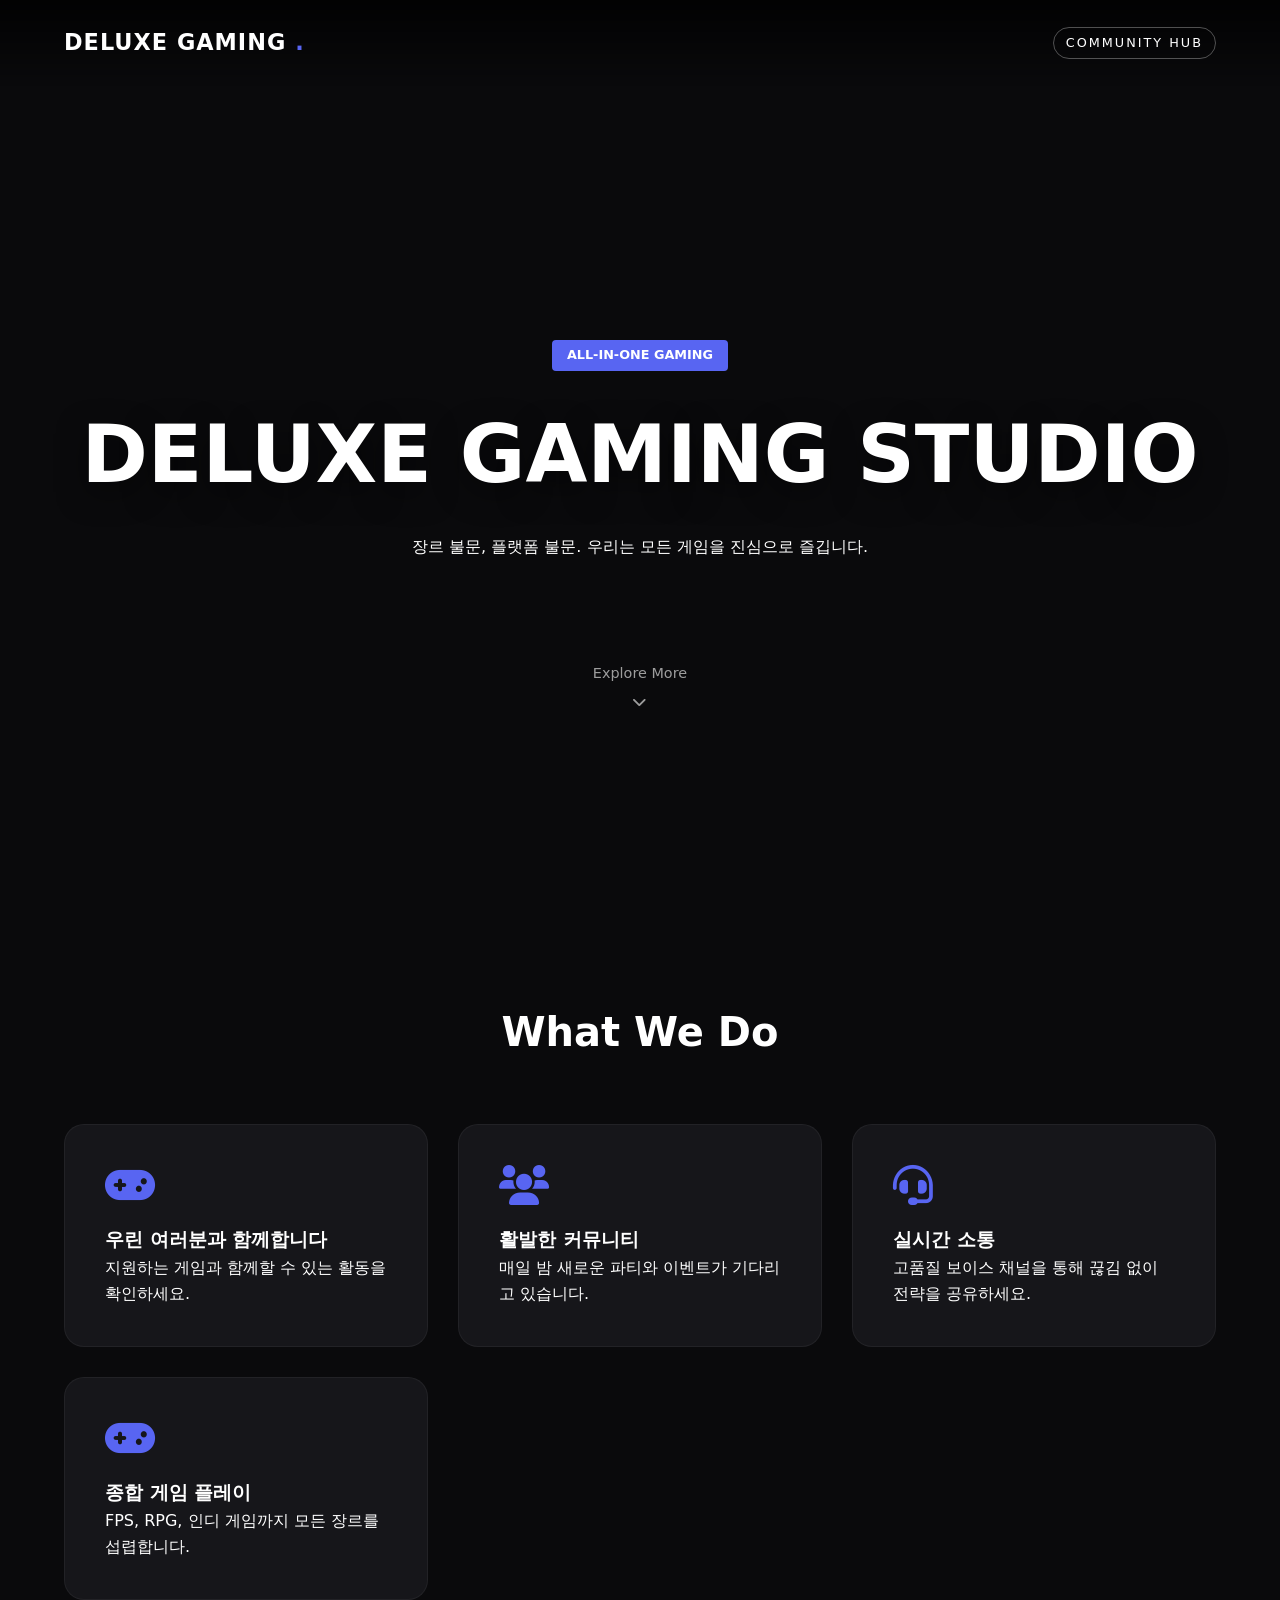
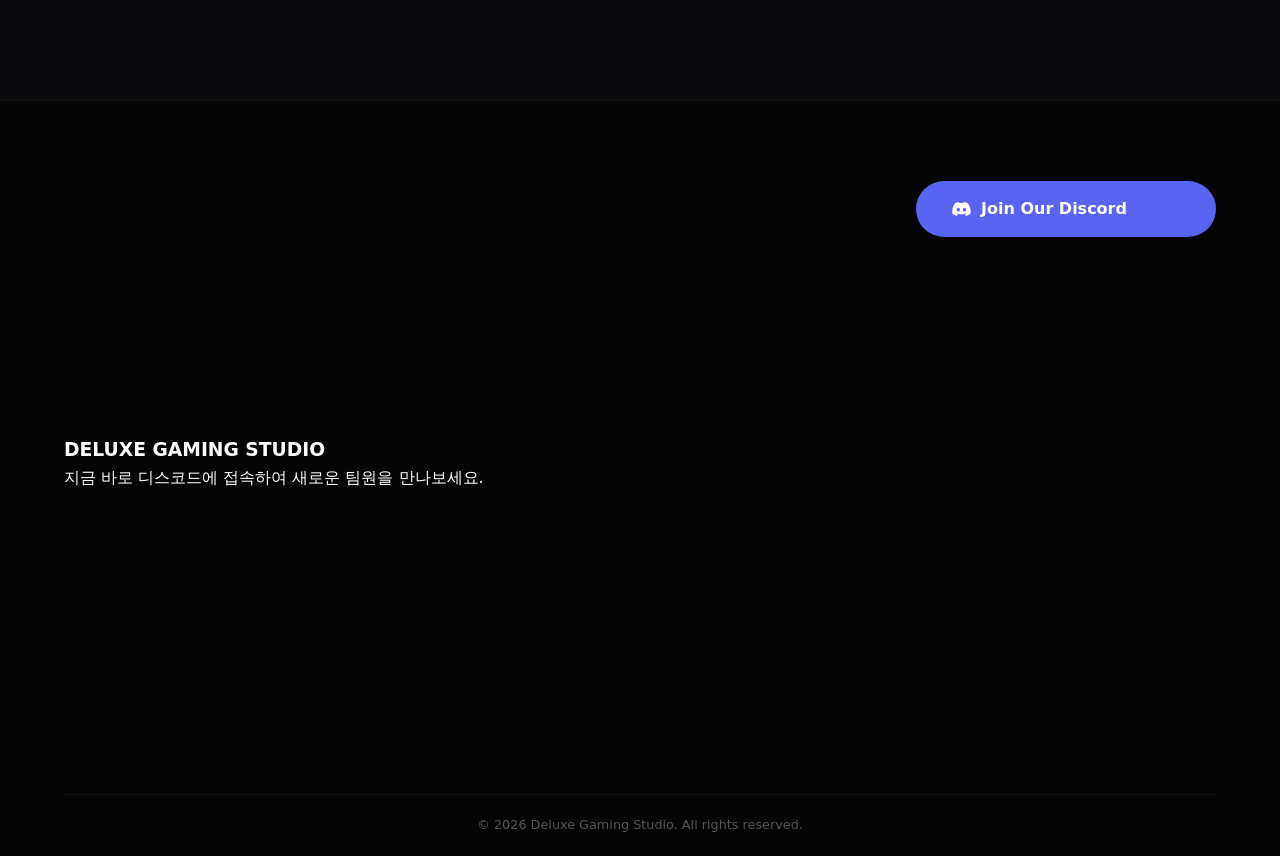
<file: index.html>
<!DOCTYPE html>
<html lang="ko">
<head>
    <meta charset="UTF-8">
    <meta name="viewport" content="width=device-width, initial-scale=1.0">
    <title>디럭스 게이밍 스튜디오</title>
    
    <meta property="og:title" content="디럭스 게이밍 스튜디오" />
    <meta property="og:description" content="다양한 게임을 함께 즐기는 종합 게임 공간, 디럭스 게이밍 스튜디오입니다." />
    <meta property="og:type" content="website" />
    <meta property="og:url" content="https://koed3.github.io" />
    <meta name="theme-color" content="#5865F2">

    <link rel="stylesheet" href="style.css">
    <link rel="stylesheet" href="https://cdnjs.cloudflare.com/ajax/libs/font-awesome/6.0.0/css/all.min.css">
    <link rel="icon" href="favicon.ico" type="image/x-icon">
</head>
<body>

    <header>
        <nav>
            <div class="logo">DELUXE GAMING <span class="dot">.</span></div>
            <div class="nav-status">COMMUNITY HUB</div>
        </nav>
    </header>

    <main>
        <section class="hero">
            <div class="video-container">
                <video autoplay muted loop playsinline id="bg-video">
                    <source src="lv_0_20260501122159.mp4" type="video/mp4">
                </video>
                <div class="overlay"></div>
            </div>
            
            <div class="hero-content">
                <div class="badge fade-in">ALL-IN-ONE GAMING</div>
                <h1 class="reveal-text">DELUXE GAMING STUDIO</h1>
                <p class="fade-in">장르 불문, 플랫폼 불문. 우리는 모든 게임을 진심으로 즐깁니다.</p>
                <div class="scroll-indicator">
                    <span>Explore More</span>
                    <i class="fa-solid fa-chevron-down"></i>
                </div>
            </div>
        </section>

        <section class="features">
            <div class="container">
                <h2 class="section-title">What We Do</h2>
                <div class="feature-grid">
                    <a class="feature-card feature-link" href="support.html">
                        <i class="fa-solid fa-gamepad"></i>
                      <h3>우린 여러분과 함께합니다</h3>
                        <p>지원하는 게임과 함께할 수 있는 활동을 확인하세요.</p>
                    </a>
                    <a class="feature-card feature-link" href="communicate.html">
                        <i class="fa-solid fa-users"></i>
                        <h3>활발한 커뮤니티</h3>
                        <p>매일 밤 새로운 파티와 이벤트가 기다리고 있습니다.</p>
                    </a>
                    <a class="feature-card feature-link" href="communicate.html">
                        <i class="fa-solid fa-headset"></i>
                        <h3>실시간 소통</h3>
                        <p>고품질 보이스 채널을 통해 끊김 없이 전략을 공유하세요.</p>
                    </a>
                    <a class="feature-card feature-link" href="communicate.html">
                        <i class="fa-solid fa-gamepad"></i>
                        <h3>종합 게임 플레이</h3>
                        <p>FPS, RPG, 인디 게임까지 모든 장르를 섭렵합니다.</p>
                    </a>
                </div>
            </div>
        </section>
    </main>

    <footer>
        <div class="footer-container">
            <div class="footer-info">
                <h3>DELUXE GAMING STUDIO</h3>
                <p>지금 바로 디스코드에 접속하여 새로운 팀원을 만나보세요.</p>
            </div>
            <div class="footer-cta">
                <a href="https://koed3.github.io/discord" class="discord-btn" target="_blank">
                    <i class="fab fa-discord"></i> Join Our Discord
                </a>
                <iframe src="https://discord.com/widget?id=1499613298172366951&theme=dark" style="width: 100%; max-width: 350px;" height="500" allowtransparency="true" frameborder="0" sandbox="allow-popups allow-popups-to-escape-sandbox allow-same-origin allow-scripts"></iframe>
            </div>
        </div>
        <div class="footer-bottom">
            <p>&copy; 2026 Deluxe Gaming Studio. All rights reserved.</p>
        </div>
    </footer>
                </div>
            </div>
        </section>
    </main>

    <script src="script.js"></script>
</body>
</html>
</file>
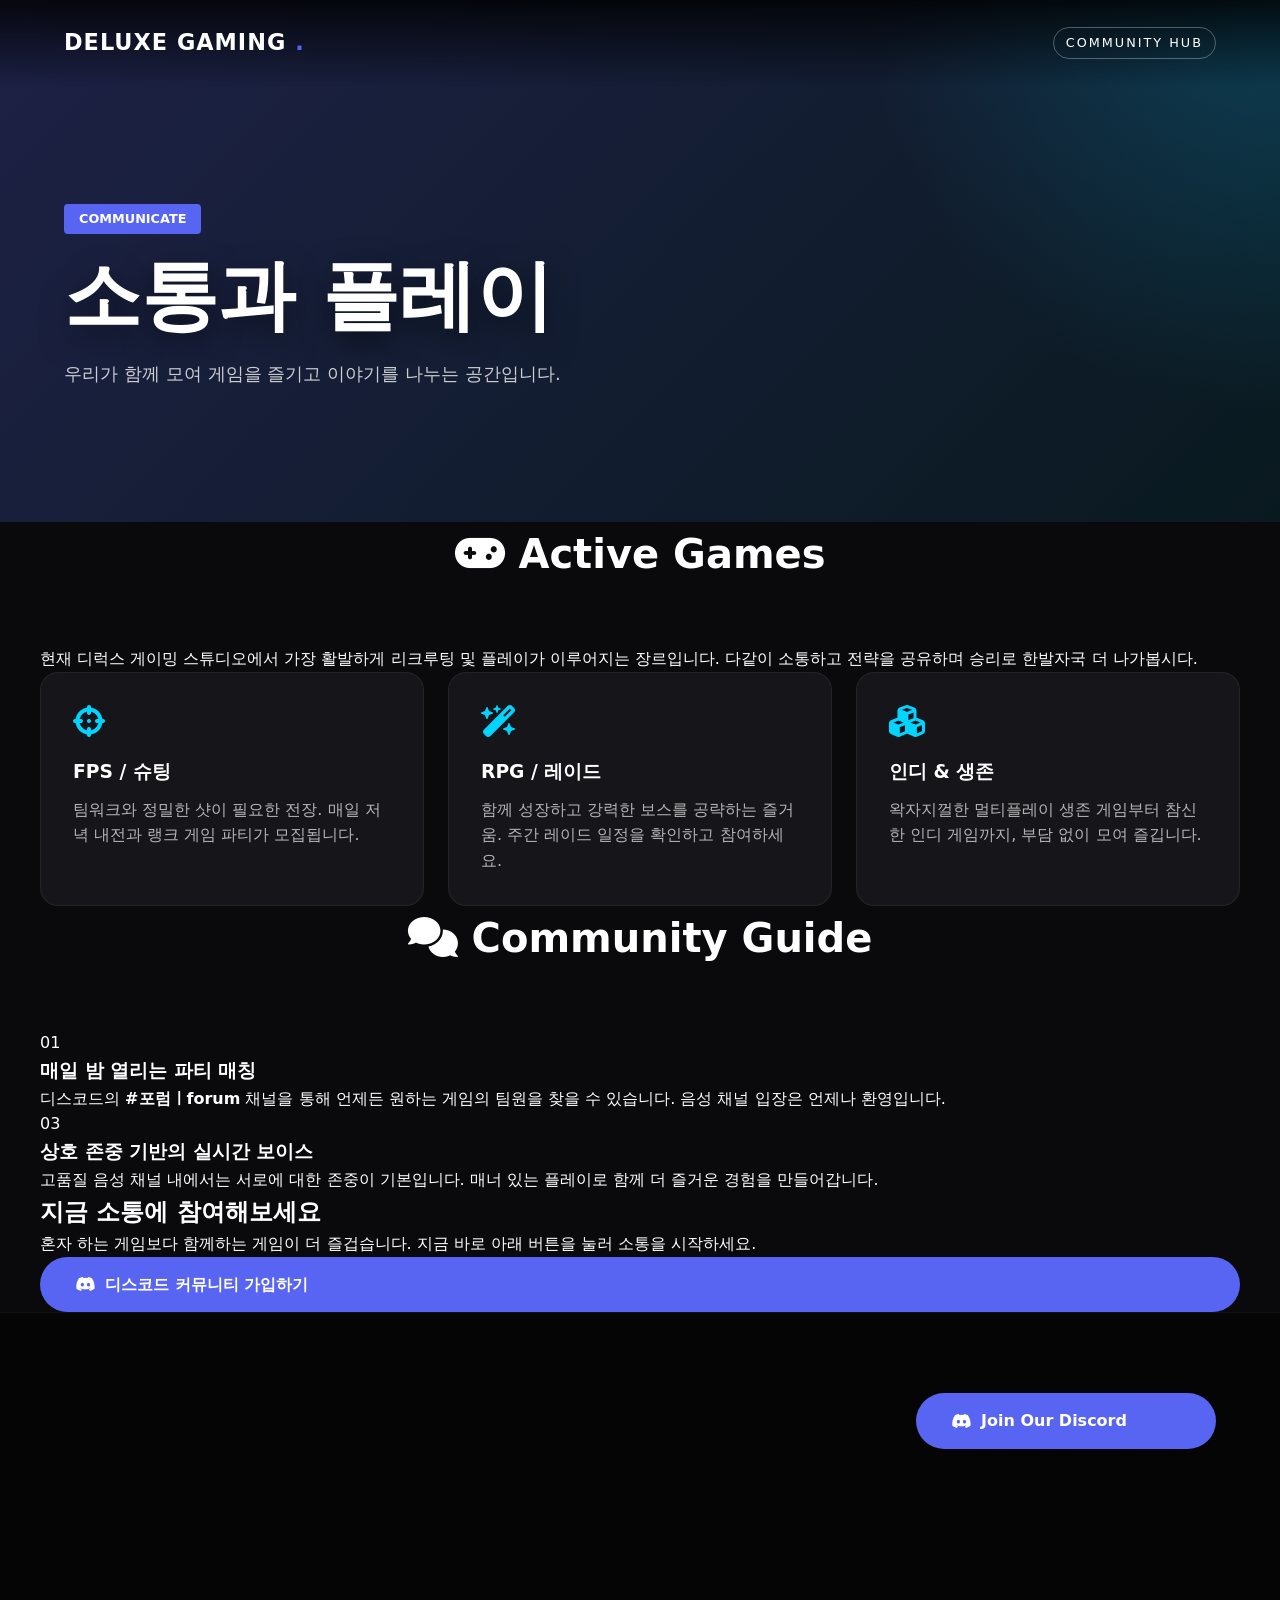
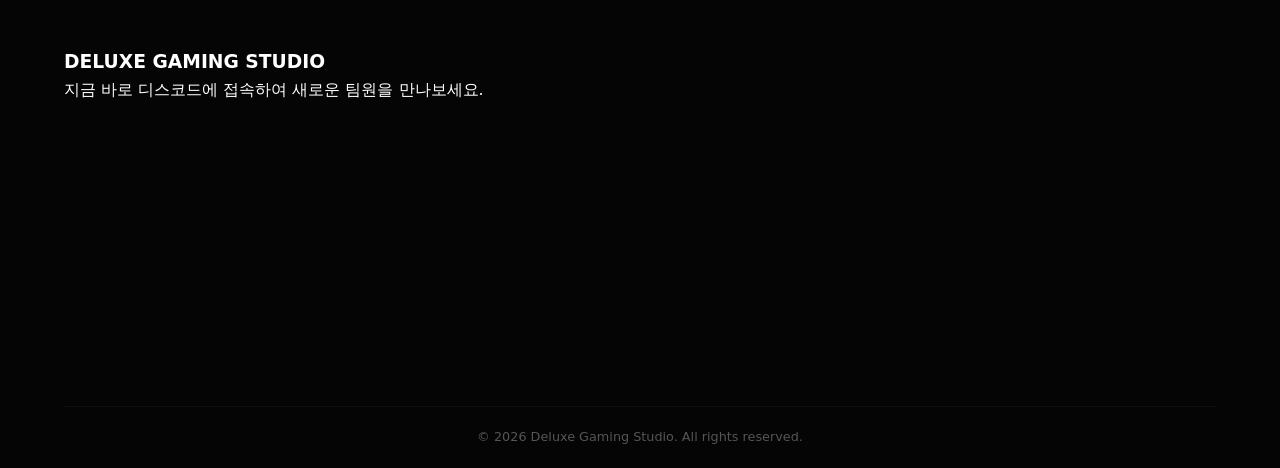
<file: communicate.html>
<!DOCTYPE html>
<html lang="ko">
<head>
    <meta charset="UTF-8">
    <meta name="viewport" content="width=device-width, initial-scale=1.0">
    <title>커뮤니티 - 디럭스 게이밍 스튜디오</title>
    
    <meta property="og:title" content="디럭스 게이밍 스튜디오 - 커뮤니티" />
    <meta property="og:description" content="디럭스 게이밍 스튜디오의 활발한 소통 공간과 게임 플레이 소식을 확인하세요." />
    <meta property="og:type" content="website" />
    <meta property="og:url" content="https://koed3.github.io/communicate.html" />
    <meta name="theme-color" content="#5865F2">

    <link rel="stylesheet" href="style.css">
    <link rel="stylesheet" href="https://cdnjs.cloudflare.com/ajax/libs/font-awesome/6.0.0/css/all.min.css">
    <link rel="icon" href="favicon.ico" type="image/x-icon">
</head>
<body>

    <header>
        <nav>
            <div class="logo"><a href="index.html" style="color: inherit; text-decoration: none;">DELUXE GAMING <span class="dot">.</span></a></div>
            <div class="nav-status">COMMUNITY HUB</div>
        </nav>
    </header>

    <main>
        <section class="sub-hero">
            <div class="container">
                <div class="badge fade-in">COMMUNICATE</div>
                <h1 class="reveal-text">소통과 플레이</h1>
                <p class="fade-in">우리가 함께 모여 게임을 즐기고 이야기를 나누는 공간입니다.</p>
            </div>
        </section>

        <section class="community-section">
            <div class="container">
                <h2 class="section-title"><i class="fa-solid fa-gamepad"></i> Active Games</h2>
                <p class="section-desc">현재 디럭스 게이밍 스튜디오에서 가장 활발하게 리크루팅 및 플레이가 이루어지는 장르입니다. 다같이 소통하고 전략을 공유하며 승리로 한발자국 더 나가봅시다.</p>
                
                <div class="game-grid">
                    <div class="game-card">
                        <div class="game-icon"><i class="fa-solid fa-crosshairs"></i></div>
                        <h3>FPS / 슈팅</h3>
                        <p>팀워크와 정밀한 샷이 필요한 전장. 매일 저녁 내전과 랭크 게임 파티가 모집됩니다.</p>
                    </div>
                    <div class="game-card">
                        <div class="game-icon"><i class="fa-solid fa-wand-magic-sparkles"></i></div>
                        <h3>RPG / 레이드</h3>
                        <p>함께 성장하고 강력한 보스를 공략하는 즐거움. 주간 레이드 일정을 확인하고 참여하세요.</p>
                    </div>
                    <div class="game-card">
                        <div class="game-icon"><i class="fa-solid fa-cubes"></i></div>
                        <h3>인디 & 생존</h3>
                        <p>왁자지껄한 멀티플레이 생존 게임부터 참신한 인디 게임까지, 부담 없이 모여 즐깁니다.</p>
                    </div>
                </div>
            </div>
        </section>

        <section class="community-section alt-bg">
            <div class="container">
                <h2 class="section-title"><i class="fa-solid fa-comments"></i> Community Guide</h2>
                <div class="guide-box">
                    <div class="guide-item">
                        <div class="guide-num">01</div>
                        <div class="guide-content">
                            <h3>매일 밤 열리는 파티 매칭</h3>
                            <p>디스코드의 <strong>#포럼ㅣforum</strong> 채널을 통해 언제든 원하는 게임의 팀원을 찾을 수 있습니다. 음성 채널 입장은 언제나 환영입니다.</p>
                        </div>
                    </div>
                    <div class="guide-item">
                        <div class="guide-num">03</div>
                        <div class="guide-content">
                            <h3>상호 존중 기반의 실시간 보이스</h3>
                            <p>고품질 음성 채널 내에서는 서로에 대한 존중이 기본입니다. 매너 있는 플레이로 함께 더 즐거운 경험을 만들어갑니다.</p>
                        </div>
                    </div>
                </div>
            </div>
        </section>

        <section class="community-cta">
            <div class="container">
                <h2>지금 소통에 참여해보세요</h2>
                <p>혼자 하는 게임보다 함께하는 게임이 더 즐겁습니다. 지금 바로 아래 버튼을 눌러 소통을 시작하세요.</p>
                <a href="https://koed3.github.io/discord" class="discord-btn large" target="_blank">
                    <i class="fab fa-discord"></i> 디스코드 커뮤니티 가입하기
                </a>
            </div>
        </section>
    </main>

    <footer>
        <div class="footer-container">
            <div class="footer-info">
                <h3>DELUXE GAMING STUDIO</h3>
                <p>지금 바로 디스코드에 접속하여 새로운 팀원을 만나보세요.</p>
            </div>
            <div class="footer-cta">
                <a href="https://koed3.github.io/discord" class="discord-btn" target="_blank">
                    <i class="fab fa-discord"></i> Join Our Discord
                </a>
                <iframe src="https://discord.com/widget?id=1499613298172366951&theme=dark" style="width: 100%; max-width: 350px;" height="500" allowtransparency="true" frameborder="0" sandbox="allow-popups allow-popups-to-escape-sandbox allow-same-origin allow-scripts"></iframe>
            </div>
        </div>
        <div class="footer-bottom">
            <p>&copy; 2026 Deluxe Gaming Studio. All rights reserved.</p>
        </div>
    </footer>

    <script src="script.js"></script>
</body>
</html>
</file>
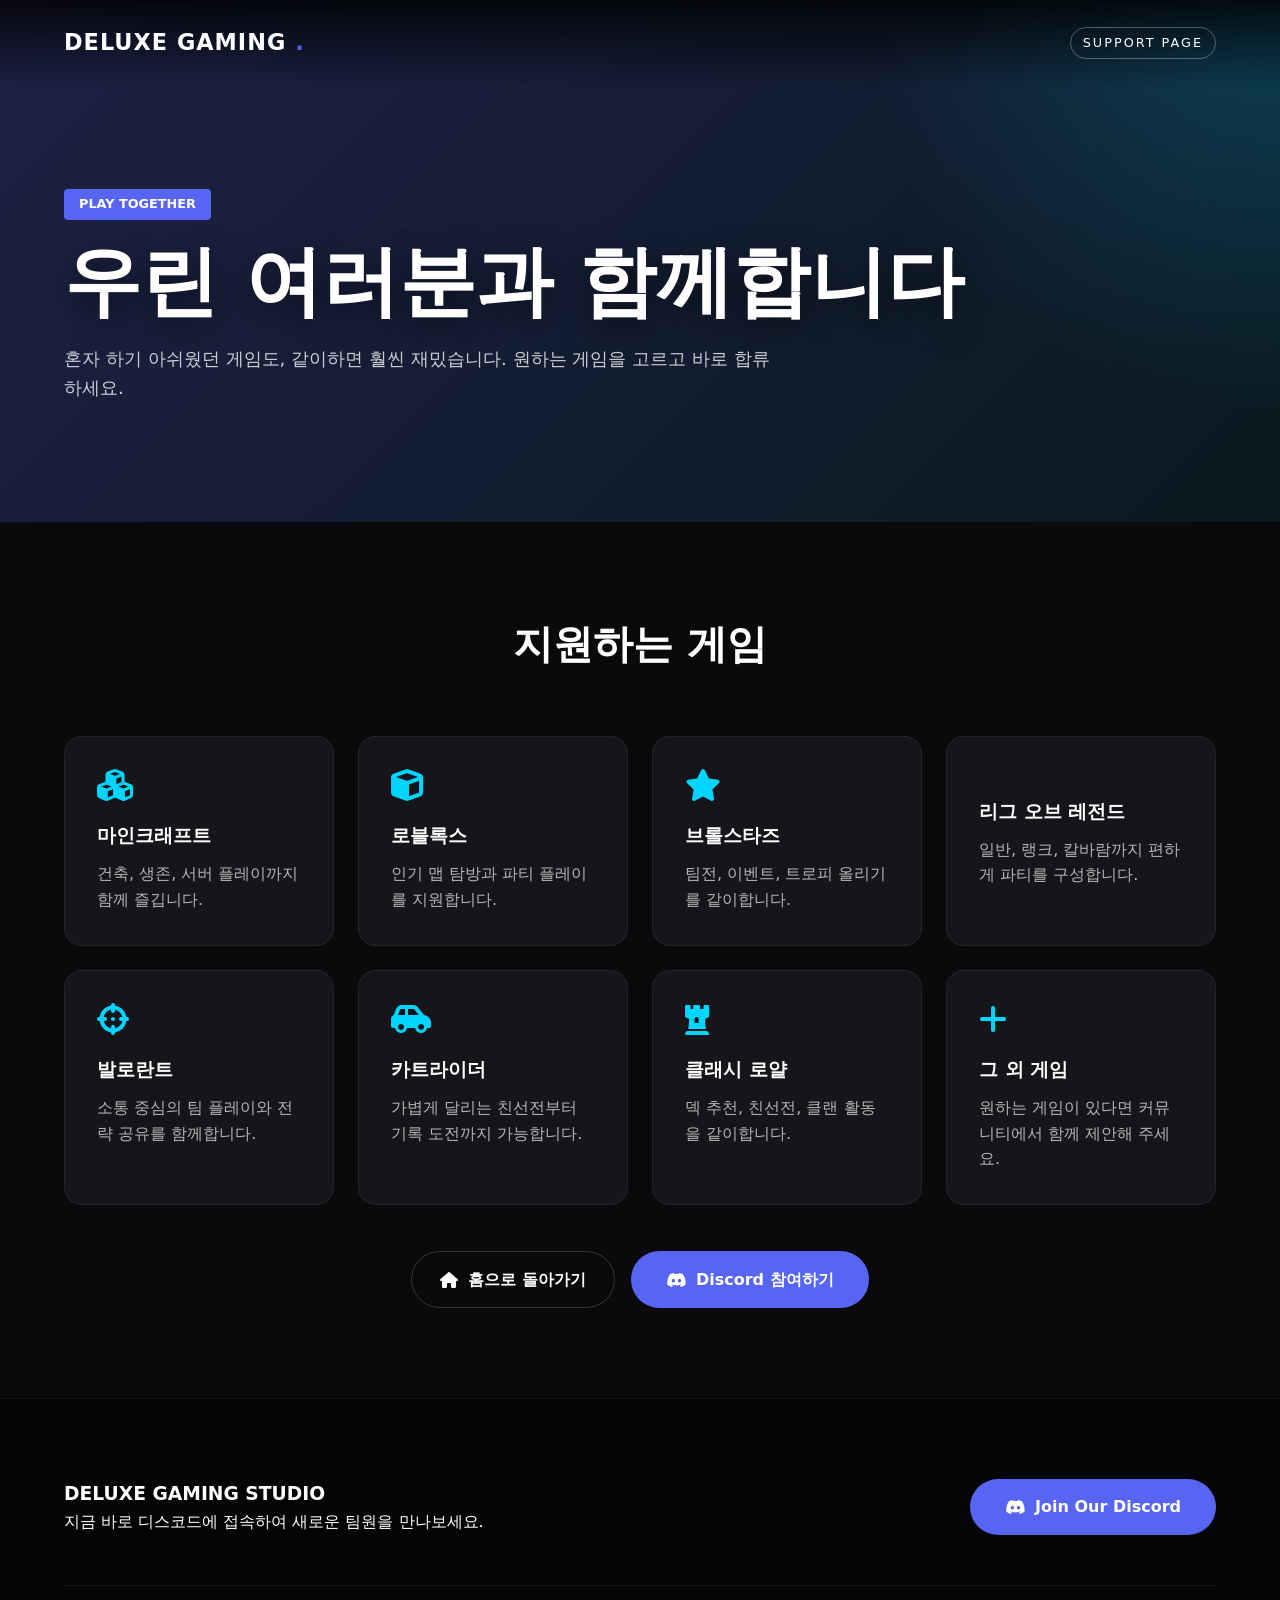
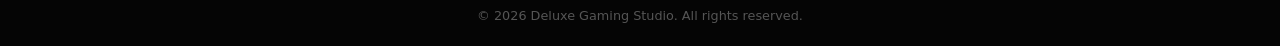
<file: support.html>
<!DOCTYPE html>
<html lang="ko">
<head>
    <meta charset="UTF-8">
    <meta name="viewport" content="width=device-width, initial-scale=1.0">
    <title>우린 여러분과 함께합니다 - 디럭스 게이밍 스튜디오</title>

    <meta property="og:title" content="우린 여러분과 함께합니다 - 디럭스 게이밍 스튜디오" />
    <meta property="og:description" content="로블록스, 마인크래프트, 브롤스타즈 등 다양한 게임을 함께 즐기는 디럭스 게이밍 스튜디오입니다." />
    <meta property="og:type" content="website" />
    <meta property="og:url" content="https://koed3.github.io/support" />
    <meta name="theme-color" content="#5865F2">

    <link rel="stylesheet" href="style.css">
    <link rel="stylesheet" href="https://cdnjs.cloudflare.com/ajax/libs/font-awesome/6.0.0/css/all.min.css">
    <link rel="icon" href="favicon.ico" type="image/x-icon">
</head>
<body>
    <header>
        <nav>
            <a class="logo logo-link" href="index.html">DELUXE GAMING <span class="dot">.</span></a>
            <div class="nav-status">SUPPORT PAGE</div>
        </nav>
    </header>

    <main>
        <section class="sub-hero">
            <div class="container">
                <div class="badge fade-in">PLAY TOGETHER</div>
                <h1 class="reveal-text">우린 여러분과 함께합니다</h1>
                <p class="fade-in">혼자 하기 아쉬웠던 게임도, 같이하면 훨씬 재밌습니다. 원하는 게임을 고르고 바로 합류하세요.</p>
            </div>
        </section>

        <section class="support-section">
            <div class="container">
                <h2 class="section-title">지원하는 게임</h2>
                <div class="game-grid">
                    <article class="game-card">
                        <i class="fa-solid fa-cubes"></i>
                        <h3>마인크래프트</h3>
                        <p>건축, 생존, 서버 플레이까지 함께 즐깁니다.</p>
                    </article>
                    <article class="game-card">
                        <i class="fa-solid fa-cube"></i>
                        <h3>로블록스</h3>
                        <p>인기 맵 탐방과 파티 플레이를 지원합니다.</p>
                    </article>
                    <article class="game-card">
                        <i class="fa-solid fa-star"></i>
                        <h3>브롤스타즈</h3>
                        <p>팀전, 이벤트, 트로피 올리기를 같이합니다.</p>
                    </article>
                    <article class="game-card">
                        <i class="fa-solid fa-shield-halved"></i>
                        <h3>리그 오브 레전드</h3>
                        <p>일반, 랭크, 칼바람까지 편하게 파티를 구성합니다.</p>
                    </article>
                    <article class="game-card">
                        <i class="fa-solid fa-crosshairs"></i>
                        <h3>발로란트</h3>
                        <p>소통 중심의 팀 플레이와 전략 공유를 함께합니다.</p>
                    </article>
                    <article class="game-card">
                        <i class="fa-solid fa-car-side"></i>
                        <h3>카트라이더</h3>
                        <p>가볍게 달리는 친선전부터 기록 도전까지 가능합니다.</p>
                    </article>
                    <article class="game-card">
                        <i class="fa-solid fa-chess-rook"></i>
                        <h3>클래시 로얄</h3>
                        <p>덱 추천, 친선전, 클랜 활동을 같이합니다.</p>
                    </article>
                    <article class="game-card">
                        <i class="fa-solid fa-plus"></i>
                        <h3>그 외 게임</h3>
                        <p>원하는 게임이 있다면 커뮤니티에서 함께 제안해 주세요.</p>
                    </article>
                </div>

                <div class="support-actions">
                    <a href="index.html" class="secondary-btn">
                        <i class="fa-solid fa-house"></i> 홈으로 돌아가기
                    </a>
                    <a href="https://koed3.github.io/discord" class="discord-btn">
                        <i class="fab fa-discord"></i> Discord 참여하기
                    </a>
                </div>
            </div>
        </section>
    </main>

    <footer>
        <div class="footer-container">
            <div class="footer-info">
                <h3>DELUXE GAMING STUDIO</h3>
                <p>지금 바로 디스코드에 접속하여 새로운 팀원을 만나보세요.</p>
            </div>
            <div class="footer-cta">
                <a href="https://koed3.github.io/discord" class="discord-btn">
                    <i class="fab fa-discord"></i> Join Our Discord
                </a>
            </div>
        </div>
        <div class="footer-bottom">
            <p>&copy; 2026 Deluxe Gaming Studio. All rights reserved.</p>
        </div>
    </footer>

    <script src="script.js"></script>
</body>
</html>
</file>
<file: style.css>
:root {
    --primary-color: #5865F2;
    --accent-color: #00d4ff;
    --bg-dark: #0a0a0c;
    --card-bg: #16161a;
}

* {
    margin: 0;
    padding: 0;
    box-sizing: border-box;
    font-family: 'Pretendard', -apple-system, BlinkMacSystemFont, system-ui, Roboto, sans-serif;
}

body {
    background-color: var(--bg-dark);
    color: #fff;
    line-height: 1.6;
}

/* Header */
header {
    position: fixed;
    top: 0;
    width: 100%;
    padding: 25px 5%;
    z-index: 1000;
    background: linear-gradient(to bottom, rgba(0,0,0,0.8), transparent);
}

nav {
    display: flex;
    justify-content: space-between;
    align-items: center;
}

.logo {
    font-size: 1.4rem;
    font-weight: 800;
    letter-spacing: 1px;
}

.logo-link {
    color: #fff;
    text-decoration: none;
}

.logo .dot { color: var(--primary-color); }

.nav-status {
    font-size: 0.8rem;
    letter-spacing: 2px;
    padding: 5px 12px;
    border: 1px solid rgba(255,255,255,0.3);
    border-radius: 20px;
}

/* Hero Section */
.hero {
    position: relative;
    height: 100vh;
    display: flex;
    align-items: center;
    justify-content: center;
    overflow: hidden;
}

.video-container {
    position: absolute;
    width: 100%;
    height: 100%;
}

#bg-video {
    width: 100%;
    height: 100%;
    object-fit: cover;
    filter: brightness(0.6);
}

.overlay {
    position: absolute;
    inset: 0;
    background: linear-gradient(0deg, var(--bg-dark) 0%, transparent 50%);
}

.hero-content {
    position: relative;
    z-index: 10;
    text-align: center;
}

.badge {
    display: inline-block;
    background: var(--primary-color);
    padding: 5px 15px;
    border-radius: 4px;
    font-size: 0.8rem;
    font-weight: bold;
    margin-bottom: 20px;
}

.reveal-text {
    font-size: clamp(2.5rem, 8vw, 5rem);
    font-weight: 900;
    margin-bottom: 15px;
    text-shadow: 0 10px 30px rgba(0,0,0,0.5);
}

.scroll-indicator {
    position: absolute;
    bottom: -150px;
    left: 50%;
    transform: translateX(-50%);
    animation: bounce 2s infinite;
    display: flex;
    flex-direction: column;
    gap: 10px;
    font-size: 0.9rem;
    color: rgba(255,255,255,0.6);
}

/* Features */
.features {
    padding: 100px 5%;
}

.section-title {
    text-align: center;
    font-size: 2.5rem;
    margin-bottom: 60px;
}

.feature-grid {
    display: grid;
    grid-template-columns: repeat(auto-fit, minmax(280px, 1fr));
    gap: 30px;
    max-width: 1200px;
    margin: 0 auto;
}

.feature-card {
    background: var(--card-bg);
    padding: 40px;
    border-radius: 20px;
    transition: 0.4s;
    border: 1px solid rgba(255,255,255,0.05);
}

.feature-link {
    display: block;
    color: #fff;
    text-decoration: none;
    cursor: pointer;
}

.feature-card:hover {
    transform: translateY(-10px);
    border-color: var(--primary-color);
    box-shadow: 0 10px 30px rgba(88, 101, 242, 0.2);
}

.feature-card i {
    font-size: 2.5rem;
    color: var(--primary-color);
    margin-bottom: 20px;
}

.container {
    width: 100%;
    max-width: 1200px;
    margin: 0 auto;
}

.sub-hero {
    min-height: 58vh;
    display: flex;
    align-items: center;
    padding: 150px 5% 80px;
    background:
        linear-gradient(135deg, rgba(88, 101, 242, 0.25), rgba(0, 212, 255, 0.08)),
        radial-gradient(circle at top right, rgba(0, 212, 255, 0.2), transparent 30%),
        var(--bg-dark);
}

.sub-hero h1 {
    font-size: clamp(2.3rem, 7vw, 4.8rem);
    line-height: 1.1;
    margin-bottom: 20px;
}

.sub-hero p {
    max-width: 720px;
    font-size: 1.15rem;
    color: rgba(255,255,255,0.78);
}

.support-section {
    padding: 90px 5%;
}

.game-grid {
    display: grid;
    grid-template-columns: repeat(auto-fit, minmax(240px, 1fr));
    gap: 24px;
}

.game-card {
    min-height: 210px;
    background: var(--card-bg);
    border: 1px solid rgba(255,255,255,0.06);
    border-radius: 18px;
    padding: 32px;
    transition: 0.3s;
}

.game-card:hover {
    transform: translateY(-6px);
    border-color: rgba(0, 212, 255, 0.45);
}

.game-card i {
    color: var(--accent-color);
    font-size: 2rem;
    margin-bottom: 20px;
}

.game-card h3 {
    margin-bottom: 10px;
}

.game-card p {
    color: rgba(255,255,255,0.68);
}

.support-actions {
    display: flex;
    flex-wrap: wrap;
    gap: 16px;
    justify-content: center;
    margin-top: 46px;
}

.secondary-btn {
    display: flex;
    align-items: center;
    gap: 10px;
    color: #fff;
    text-decoration: none;
    padding: 15px 28px;
    border: 1px solid rgba(255,255,255,0.18);
    border-radius: 50px;
    font-weight: bold;
    transition: 0.3s;
}

.secondary-btn:hover {
    border-color: var(--accent-color);
    color: var(--accent-color);
}

/* Footer */
footer {
    background: #050505;
    padding: 80px 5% 20px;
    border-top: 1px solid rgba(255,255,255,0.05);
}

.footer-container {
    display: flex;
    justify-content: space-between;
    align-items: center;
    max-width: 1200px;
    margin: 0 auto 50px;
    flex-wrap: wrap;
    gap: 30px;
}

.discord-btn {
    display: flex;
    align-items: center;
    gap: 10px;
    background: #5865F2;
    color: white;
    text-decoration: none;
    padding: 15px 35px;
    border-radius: 50px;
    font-weight: bold;
    transition: 0.3s;
}

.discord-btn:hover {
    background: #4752c4;
    transform: scale(1.05);
}

.footer-bottom {
    text-align: center;
    font-size: 0.8rem;
    color: #555;
    border-top: 1px solid #111;
    padding-top: 20px;
}

/* Animations */
@keyframes bounce {
    0%, 20%, 50%, 80%, 100% {transform: translateY(0) translateX(-50%);}
    40% {transform: translateY(-10px) translateX(-50%);}
    60% {transform: translateY(-5px) translateX(-50%);}
}

.reveal-text, .fade-in {
    opacity: 0;
    transform: translateY(20px);
    transition: 1s ease-out;
}

.active {
    opacity: 1;
    transform: translateY(0);
}
</file>
